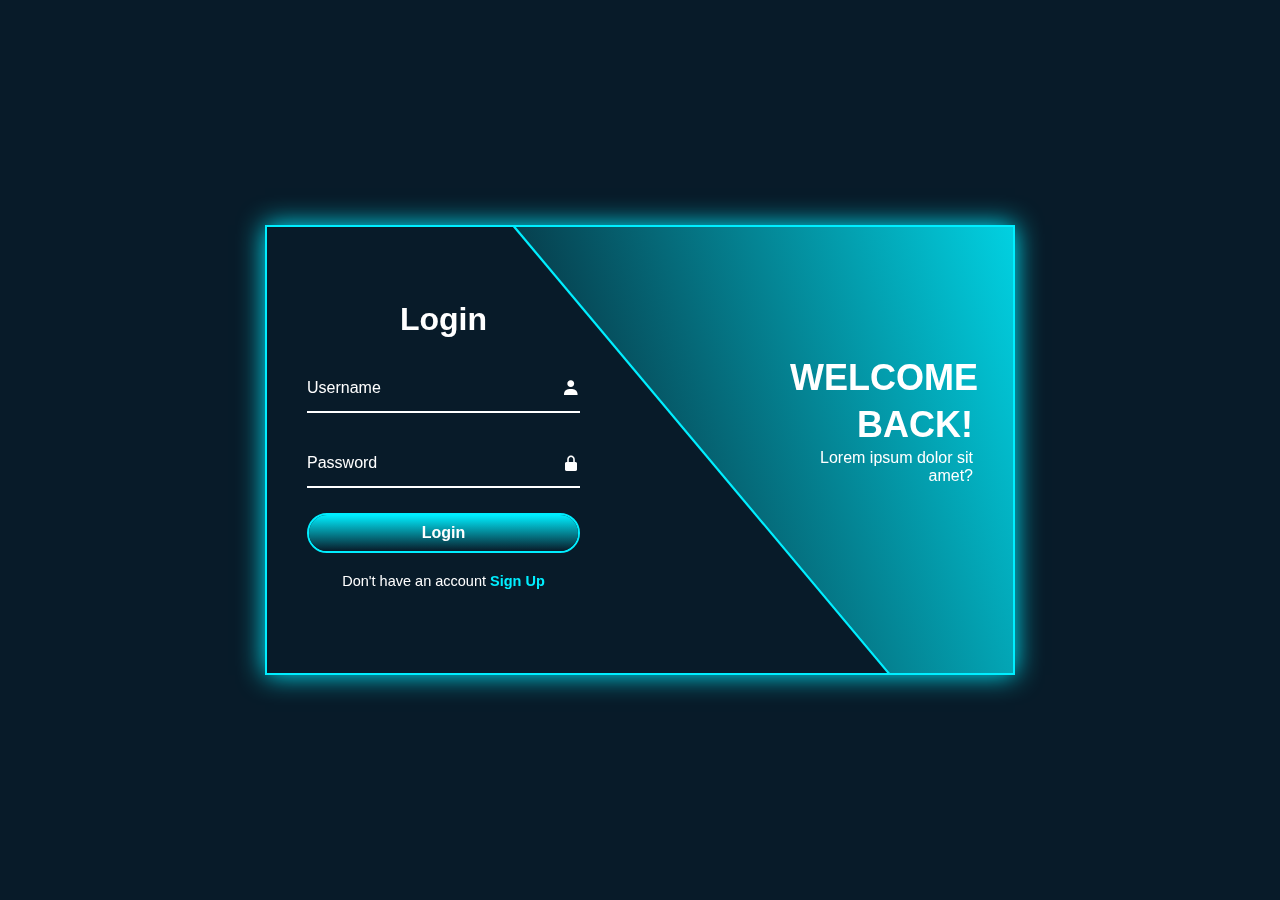
<file: index.html>
<!DOCTYPE html>
<html lang="en">

<head>
    <meta charset="UTF-8">
    <meta http-equiv="X-UA-Compatible" content="ie=edge">
    <meta name="viewport" content="width=device-width, initial-scale=1.0">
    <link href='https://unpkg.com/boxicons@2.1.4/css/boxicons.min.css' rel='stylesheet'>
    <link rel="shortcut icon" href="/img/favicon-16x16.png" type="image/x-icon">
    <link rel="stylesheet" href="/css/index.css">
    <script src="js/index.js" defer></script>
    <title>web cá nhân</title>
</head>

<body>
    <div class="wrapper">
        <span class="bg-animate"></span>
        <span class="bg-animate2"></span>
        <div class="form-box login">
            <h2 class="animation" style="--i:0; --j:21;">Login</h2>
            <form action="">
                <div class="input-box animation" style="--i:1; --j:22;">
                    <input type="text" required>
                    <label>Username</label>
                    <i class='bx bxs-user'></i>
                </div>
                <div class="input-box animation" style="--i:2; --j:23;">
                    <input type="password" required>
                    <label>Password</label>
                    <i class='bx bxs-lock-alt'></i>
                </div>
                <button type="submit" class="btn animation" style="--i:3; --j:24;"  onclick="Redirect()">Login</button>
                <div class="logreg-link animation" style="--i:4; --j:25;">
                    <p>Don't have an account <a href="#" class="register-link">Sign Up</a></p>
                </div>
            </form>
        </div>
        <div class="info-text login">
            <h2 class="animation" style="--i:0; --j:20;">Welcome back!</h2>
            <p class="animation" style="--i:1; --j:21;">Lorem ipsum dolor sit amet?</p>
        </div>


        <div class="form-box register">
            <h2  class="animation" style="--i:17; --j:0;">Sign Up</h2>
            <form action="">
                <div class="input-box animation" style="--i:18; --j:1;">
                    <input type="text" required>
                    <label>Username</label>
                    <i class='bx bxs-user'></i>
                </div>
                <div class="input-box animation" style="--i:19; --j:2;">
                    <input type="text" required>
                    <label>Email</label>
                    <i class='bx bxs-envelope'></i>
                </div>
                <div class="input-box animation" style="--i:20; --j:3;">
                    <input type="password" required>
                    <label>Password</label>
                    <i class='bx bxs-lock-alt'></i>
                </div>
                <button type="submit" class="btn animation" style="--i:21; --j:4;">Sign Up</button>
                <div class="logreg-link animation" style="--i:22; --j:5;">
                    <p>Already have an account <a href="#" class="login-link">Login</a></p>
                </div>
            </form>
        </div>

        <div class="info-text register">
            <h2 class="animation"  style="--i:17; --j:0;">Hello friend!</h2>
            <p class="animation" style="--i:18; --j:1;">Lorem ipsum dolor sit amet?</p>
        </div>
    </div>
</body>

</html>
</file>
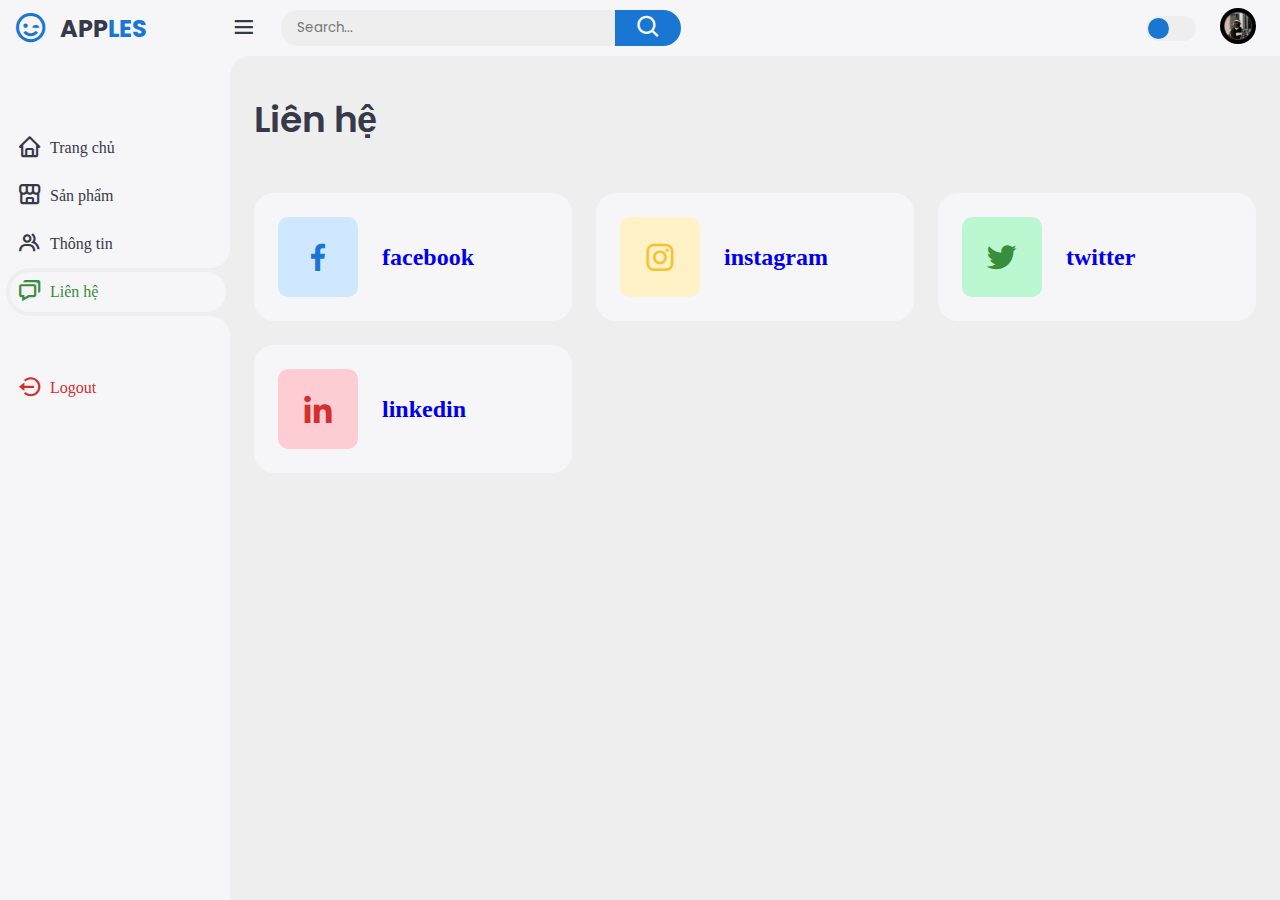
<file: lienhe.html>
<!DOCTYPE html>
<html lang="en">

<head>
    <meta charset="UTF-8">
    <meta http-equiv="X-UA-Compatible" content="ie=edge">
    <meta name="viewport" content="width=device-width, initial-scale=1.0">
    <link href='https://unpkg.com/boxicons@2.1.4/css/boxicons.min.css' rel='stylesheet'>
    <link rel="shortcut icon" href="/img/favicon-16x16.png" type="image/x-icon">
    <link rel="stylesheet" href="/css/main.css">
    <script src="js/main.js" defer></script>
    <title> web cá nhân</title>
</head>

<body>
    <!-- Sidebar -->
    <div class="sidebar">
        <a href="home.html" class="logo">
            <i class='bx bx-wink-smile'></i>
            <div class="logo-name"><span>APP</span>LES</div>
        </a>
        <ul class="side-menu">
            <li><a href="home.html"><i class='bx bx-home'></i>Trang chủ</a></li>
            <li><a href="sanpham.html"><i class='bx bx-store-alt'></i>Sản phẩm</a></li>
            <li><a href="thongtin.html"><i class='bx bx-group'></i>Thông tin</a></li>
            <li class="active"><a href="lienhe.html"><i class='bx bx-chat'></i>Liên hệ</a></li>
        </ul>
        <ul class="side-menu">
            <li>
                <a href="index.html" class="logout">
                    <i class='bx bx-log-out-circle'></i>
                    Logout
                </a>
            </li>
        </ul>
    </div>
    <!-- End of Sidebar -->

    <!-- Main Content -->
    <div class="content">
        <!-- Navbar -->
        <nav>
            <i class='bx bx-menu'></i>
            <form action="#">
                <div class="form-input">
                    <input type="search" placeholder="Search...">
                    <button class="search-btn" type="submit"><i class='bx bx-search'></i></button>
                </div>
            </form>
            <input type="checkbox" id="theme-toggle" hidden>
            <label for="theme-toggle" class="theme-toggle"></label>
            <a href="thongtin.html" class="profile">
                <img src="/img/avatar.jpg">
            </a>
        </nav>

        <!-- End of Navbar -->

        <main>
            <div class="header">
                <div class="left">
                    <h1>Liên hệ</h1>
                </div>
            </div>

            <!-- Insights -->
            <ul class="insights">
                <li>
                    <i class='bx bxl-facebook'></i>
                    <span class="info">
                        <h3><a href="https://www.facebook.com/profile.php?id=61552311342114">
                                facebook
                            </a>
                        </h3>
                    </span>
                </li>
                <li><i class='bx bxl-instagram'></i>
                    <span class="info">
                        <h3><a href="https://www.instagram.com/fuzy.2612/">
                                instagram
                            </a>
                        </h3>
                    </span>
                </li>
                <li><i class='bx bxl-twitter'></i>
                    <span class="info">
                        <h3><a href="https://twitter.com/ninh_nhi2902">
                                twitter
                            </a>
                        </h3>
                    </span>
                </li>
                <li><i class='bx bxl-linkedin'></i>
                    <span class="info">
                        <h3><a href="https://www.linkedin.com/in/ninh-nhi-82832a29a/">
                                linkedin
                            </a>
                        </h3>
                    </span>
                </li>
            </ul>
            <!-- End of Insights -->

    </div>
</body>

</html>
</file>
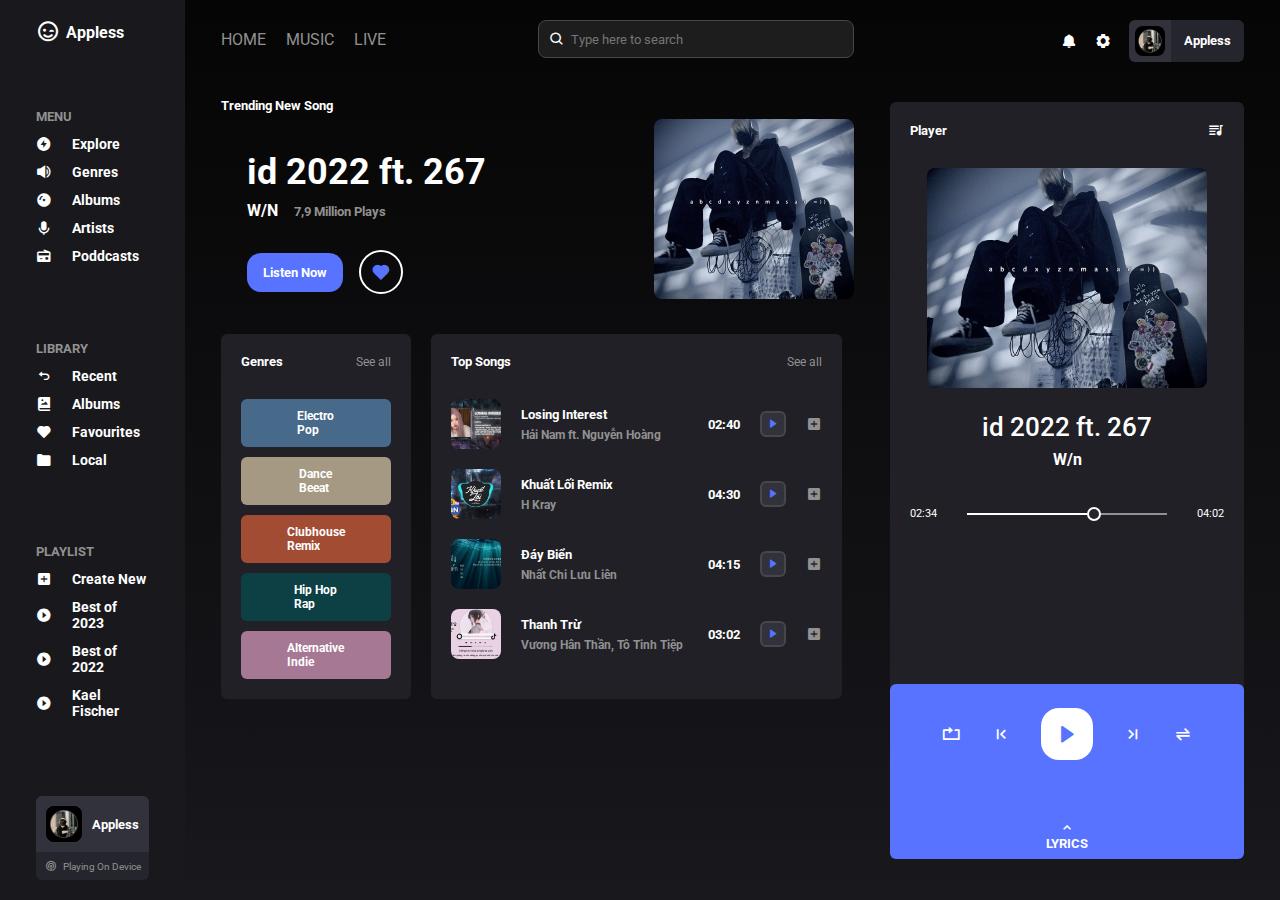
<file: musicplay.html>
<!DOCTYPE html>
<html lang="en">

<head>
    <meta charset="UTF-8">
    <meta http-equiv="X-UA-Compatible" content="ie=edge">
    <meta name="viewport" content="width=device-width, initial-scale=1.0">
    <link href='https://unpkg.com/boxicons@2.1.4/css/boxicons.min.css' rel='stylesheet'>
    <link rel="shortcut icon" href="/img/favicon-16x16.png" type="image/x-icon">
    <link rel="stylesheet" href="/css/musicplay.css">
    <script src="js/musicplay.js" defer></script>
    <title> web cá nhân</title>
</head>

<body>

    <div class="container">
        <aside class="sidebar">
            <div class="logo">
                <button class="menu-btn" id="menu-close">
                    <i class='bx bx-log-out-circle'></i>
                </button>
                <i class='bx bx-wink-smile'></i>
                <a href="musicplay.html">Appless</a>
            </div>

            <div class="menu">
                <h5>Menu</h5>
                <ul>
                    <li>
                        <i class='bx bxs-bolt-circle'></i>
                        <a href="#">Explore</a>
                    </li>
                    <li>
                        <i class='bx bxs-volume-full'></i>
                        <a href="#">Genres</a>
                    </li>
                    <li>
                        <i class='bx bxs-album'></i>
                        <a href="#">Albums</a>
                    </li>
                    <li>
                        <i class='bx bxs-microphone'></i>
                        <a href="#">Artists</a>
                    </li>
                    <li>
                        <i class='bx bxs-radio'></i>
                        <a href="#">Poddcasts</a>
                    </li>
                </ul>
            </div>

            <div class="menu">
                <h5>Library</h5>
                <ul>
                    <li>
                        <i class='bx bx-undo'></i>
                        <a href="#">Recent</a>
                    </li>
                    <li>
                        <i class='bx bxs-photo-album'></i>
                        <a href="#">Albums</a>
                    </li>
                    <li>
                        <i class='bx bxs-heart'></i>
                        <a href="#">Favourites</a>
                    </li>
                    <li>
                        <i class='bx bxs-folder'></i>
                        <a href="#">Local</a>
                    </li>

                </ul>
            </div>

            <div class="menu">
                <h5>Playlist</h5>
                <ul>
                    <li>
                        <i class='bx bxs-plus-square'></i>
                        <a href="#">Create New</a>
                    </li>
                    <li>
                        <i class='bx bxs-caret-right-circle'></i>
                        <a href="#">Best of 2023</a>
                    </li>
                    <li>
                        <i class='bx bxs-caret-right-circle'></i>
                        <a href="#">Best of 2022</a>
                    </li>
                    <li>
                        <i class='bx bxs-caret-right-circle'></i>
                        <a href="#">Kael Fischer</a>
                    </li>

                </ul>
            </div>

            <div class="playing">
                <div class="top">
                    <img src="img/avatar.jpg">
                    <h4>Appless</h4>
                </div>
                <div class="bottom">
                    <i class='bx bx-podcast'></i>
                    <p>Playing On Device</p>
                </div>
            </div>


        </aside>

        <main>
            <header>
                <div class="nav-links">
                    <button class="menu-btn" id="menu-open">
                        <i class='bx bx-menu'></i>
                    </button>
                    <a href="home.html">Home</a>
                    <a href="#">Music</a>
                    <a href="#">Live</a>
                </div>

                <div class="search">
                    <i class='bx bx-search'></i>
                    <input type="text" placeholder="Type here to search">
                </div>

            </header>

            <div class="trending">
                <div class="left">
                    <h5>Trending New Song</h5>
                    <div class="info">
                        <h2>id 2022 ft. 267</h2>
                        <h4>W/N</h4>
                        <h5>7,9 Million Plays</h5>
                        <div class="buttons">
                            <button>Listen Now</button>
                            <i class='bx bxs-heart'></i>
                        </div>
                    </div>
                </div>
                <img src="img/id 2022 ft. 267.jpg">
            </div>

            <div class="playlist">
                <div class="genres">
                    <div class="header">
                        <h5>Genres</h5>
                        <a href="#">See all</a>
                    </div>

                    <div class="items">
                        <div class="item">
                            <p>Electro<br>Pop</p>
                        </div>
                        <div class="item">
                            <p>Dance<br>Beeat</p>
                        </div>
                        <div class="item">
                            <p>Clubhouse<br>Remix</p>
                        </div>
                        <div class="item">
                            <p>Hip Hop<br>Rap</p>
                        </div>
                        <div class="item">
                            <p>Alternative<br>Indie</p>
                        </div>
                        <div class="item">
                            <p>Classical<br>Period</p>
                        </div>
                    </div>

                </div>

                <div class="music-list">
                    <div class="header">
                        <h5>Top Songs</h5>
                        <a href="#">See all</a>
                    </div>

                    <div class="items">
                        <div class="item">
                            <div class="info">
                                <p>01</p>
                                <img src="img/Losing-Interest.jpg">
                                <div class="details">
                                    <h5>Losing Interest</h5>
                                    <p>Hải Nam ft. Nguyễn Hoàng</p>
                                </div>
                            </div>
                            <div class="actions">
                                <p>02:40</p>
                                <div class="icon">
                                    <i class='bx bxs-right-arrow'></i>
                                </div>
                                <i class='bx bxs-plus-square'></i>
                            </div>
                        </div>
                        <div class="item">
                            <div class="info">
                                <p>02</p>
                                <img src="img/KhuatLoiRemix.jpg">
                                <div class="details">
                                    <h5>Khuất Lối Remix</h5>
                                    <p>H Kray</p>
                                </div>
                            </div>
                            <div class="actions">
                                <p>04:30</p>
                                <div class="icon">
                                    <i class='bx bxs-right-arrow'></i>
                                </div>
                                <i class='bx bxs-plus-square'></i>
                            </div>
                        </div>
                        <div class="item">
                            <div class="info">
                                <p>03</p>
                                <img src="img/Day-Bien.jpg">
                                <div class="details">
                                    <h5>Đáy Biển</h5>
                                    <p>Nhất Chi Lưu Liên</p>
                                </div>
                            </div>
                            <div class="actions">
                                <p>04:15</p>
                                <div class="icon">
                                    <i class='bx bxs-right-arrow'></i>
                                </div>
                                <i class='bx bxs-plus-square'></i>
                            </div>
                        </div>
                        <div class="item">
                            <div class="info">
                                <p>04</p>
                                <img src="img/Thanh-Tru.jpg">
                                <div class="details">
                                    <h5>Thanh Trừ</h5>
                                    <p>Vương Hân Thần, Tô Tinh Tiệp</p>
                                </div>
                            </div>
                            <div class="actions">
                                <p>03:02</p>
                                <div class="icon">
                                    <i class='bx bxs-right-arrow'></i>
                                </div>
                                <i class='bx bxs-plus-square'></i>
                            </div>
                        </div>
                    </div>

                </div>

            </div>


        </main>

        <div class="right-section">

            <div class="profile">
                <i class='bx bxs-bell'></i>
                <i class='bx bxs-cog'></i>
                <div class="user">
                    <div class="left">
                        <img src="img/avatar.jpg">
                    </div>
                    <div class="right">
                        <h5>Appless</h5>
                    </div>
                </div>
            </div>

            <div class="music-player">
                <div class="top-section">
                    <div class="header">
                        <h5>Player</h5>
                        <i class='bx bxs-playlist'></i>
                    </div>
                    <div class="song-info">
                        <img src="img/id 2022 ft. 267.jpg">
                        <div class="description">
                            <h3>id 2022 ft. 267</h3>
                            <h5>W/n</h5>
                        </div>
                        <div class="progress">
                            <p>02:34</p>
                            <div class="active-line"></div>
                            <div class="deactive-line"></div>
                            <p>04:02</p>
                        </div>
                    </div>
                </div>

                <div class="player-actions">
                    <div class="buttons">
                        <i class='bx bx-repeat'></i>
                        <i class='bx bx-first-page'></i>
                        <i class='bx bxs-right-arrow play-button'></i>
                        <i class='bx bx-last-page'></i>
                        <i class='bx bx-transfer-alt'></i>
                    </div>
                    <div class="lyrics">
                        <i class='bx bx-chevron-up'></i>
                        <h5>LYRICS</h5>
                    </div>
                </div>

            </div>

        </div>

    </div>
</body>

</html>
</file>
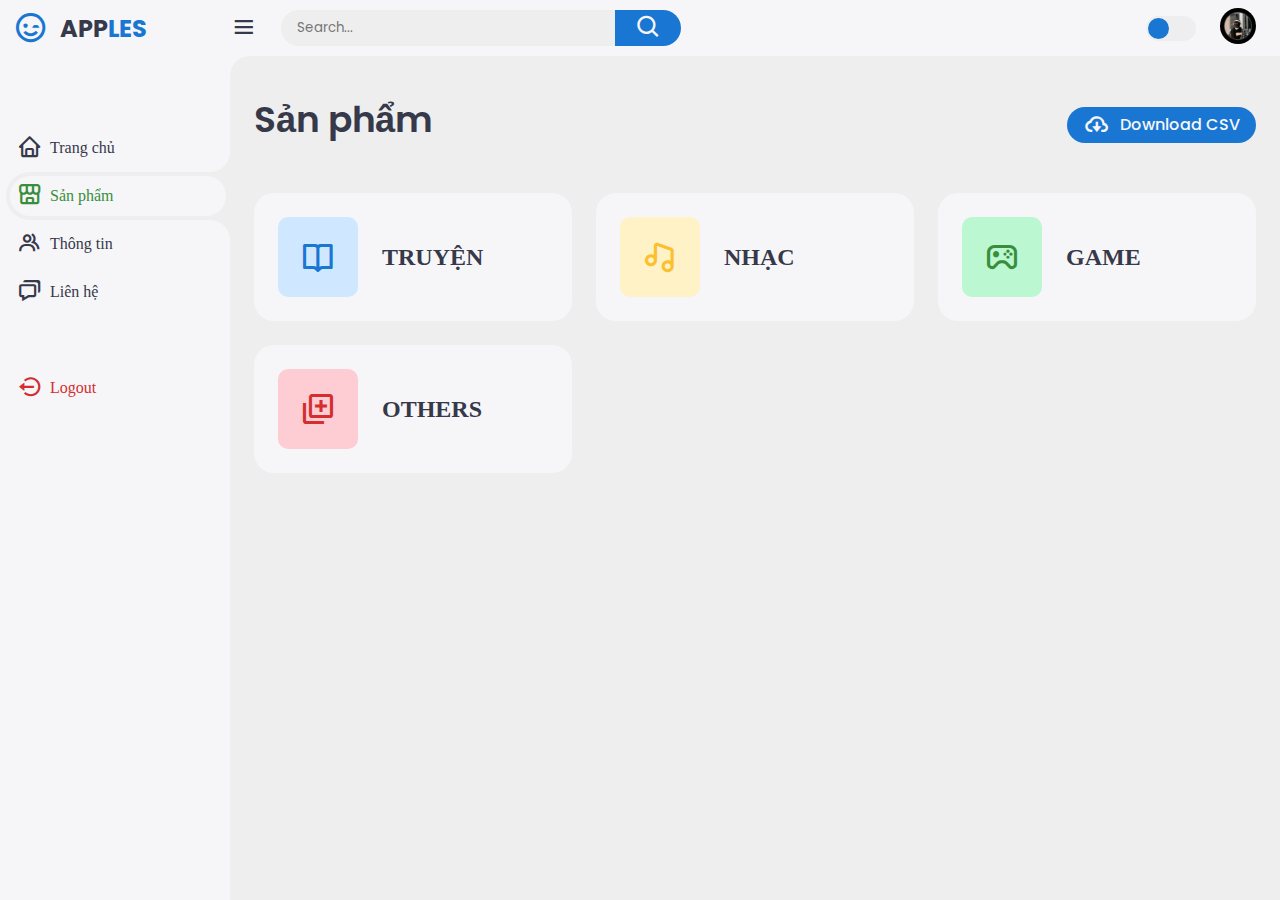
<file: sanpham.html>
<!DOCTYPE html>
<html lang="en">

<head>
    <meta charset="UTF-8">
    <meta http-equiv="X-UA-Compatible" content="ie=edge">
    <meta name="viewport" content="width=device-width, initial-scale=1.0">
    <link href='https://unpkg.com/boxicons@2.1.4/css/boxicons.min.css' rel='stylesheet'>
    <link rel="shortcut icon" href="/img/favicon-16x16.png" type="image/x-icon">
    <link rel="stylesheet" href="/css/main.css">
    <script src="js/main.js" defer></script>
    <title> web cá nhân</title>
</head>

<body>

    <!-- Sidebar -->
    <div class="sidebar">
        <a href="home.html" class="logo">
            <i class='bx bx-wink-smile'></i>
            <div class="logo-name"><span>APP</span>LES</div>
        </a>
        <ul class="side-menu">
            <li><a href="home.html"><i class='bx bx-home'></i>Trang chủ</a></li>
            <li class="active"><a href="sanpham.html"><i class='bx bx-store-alt'></i>Sản phẩm</a></li>
            <li><a href="thongtin.html"><i class='bx bx-group'></i>Thông tin</a></li>
            <li><a href="lienhe.html"><i class='bx bx-chat'></i>Liên hệ</a></li>
        </ul>
        <ul class="side-menu">
            <li>
                <a href="index.html" class="logout">
                    <i class='bx bx-log-out-circle'></i>
                    Logout
                </a>
            </li>
        </ul>
    </div>
    <!-- End of Sidebar -->

    <!-- Main Content -->
    <div class="content">
        <!-- Navbar -->
        <nav>
            <i class='bx bx-menu'></i>
            <form action="#">
                <div class="form-input">
                    <input type="search" placeholder="Search...">
                    <button class="search-btn" type="submit"><i class='bx bx-search'></i></button>
                </div>
            </form>
            <input type="checkbox" id="theme-toggle" hidden>
            <label for="theme-toggle" class="theme-toggle"></label>
            <a href="thongtin.html" class="profile">
                <img src="img/avatar.jpg">
            </a>
        </nav>

        <!-- End of Navbar -->

        <main>
            <div class="header">
                <div class="left">
                    <h1>Sản phẩm</h1>
                </div>
                <a href="#" class="report">
                    <i class='bx bx-cloud-download'></i>
                    <span>Download CSV</span>
                </a>
            </div>

            <!-- Insights -->
            <ul class="insights">
                <li>
                    <i class='bx bx-book-open'></i>
                    <a href="#">
                        <span class="info">
                            <h3>
                                TRUYỆN
                            </h3>
                        </span>
                    </a>
                </li>
                <li><i class='bx bx-music'></i>
                        <span class="info" onclick="music()">
                            <h3>
                                NHẠC
                            </h3>
                        </button>
                    </a>
                </li>
                <li><i class='bx bx-joystick'></i>
                    <a href="#">
                        <span class="info">
                            <h3>
                                GAME
                            </h3>
                        </span>
                    </a>
                </li>
                <li><i class='bx bx-add-to-queue' ></i>
                    <a href="#">
                        <span class="info">
                            <h3>
                                OTHERS
                            </h3>
                        </span>
                    </a>
                </li>
            </ul>
            <!-- End of Insights -->


        </main>

    </div>

</body>

</html>
</file>
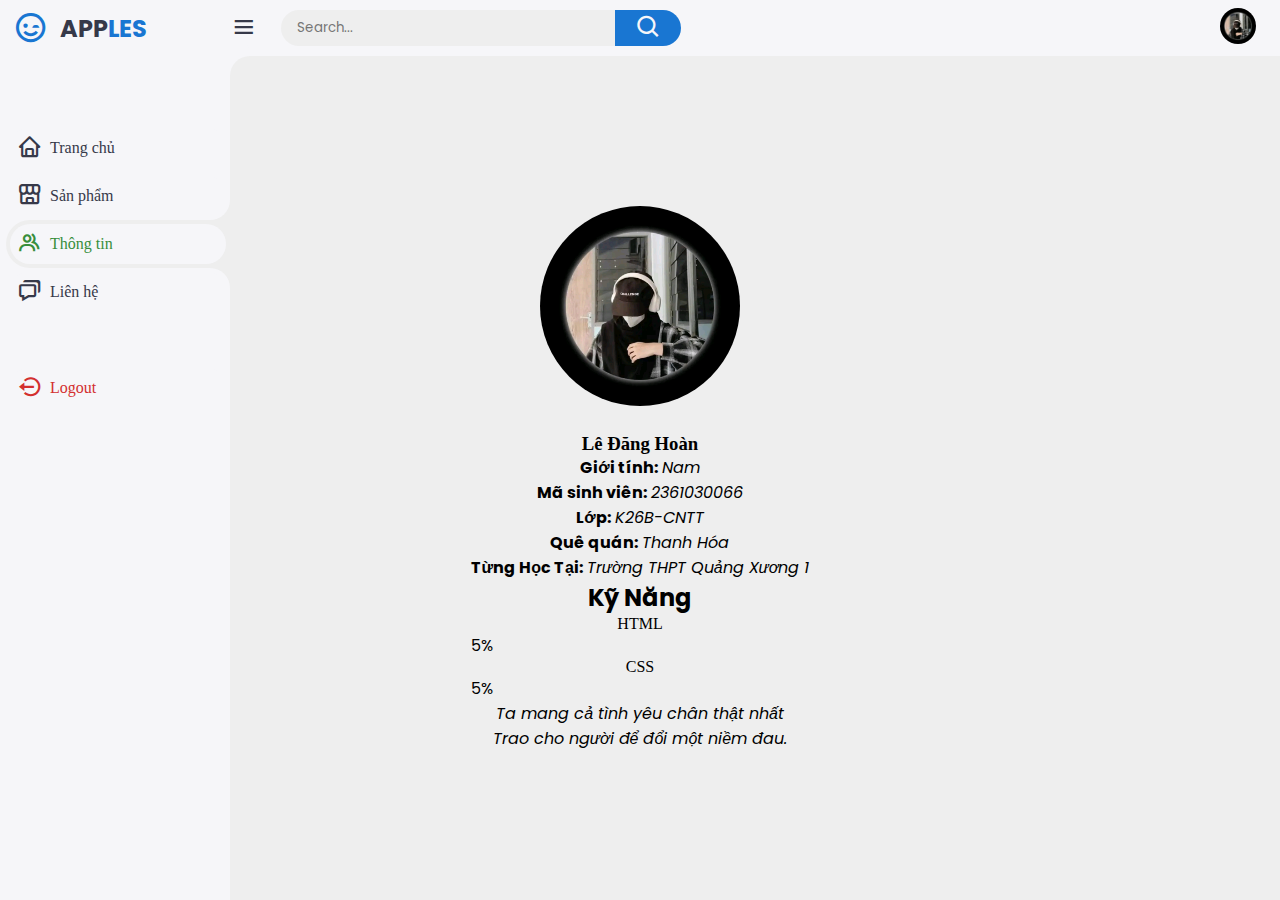
<file: thongtin.html>
<!DOCTYPE html>
<html lang="en">

<head>
    <meta charset="UTF-8">
    <meta http-equiv="X-UA-Compatible" content="ie=edge">
    <meta name="viewport" content="width=device-width, initial-scale=1.0">
    <link href='https://unpkg.com/boxicons@2.1.4/css/boxicons.min.css' rel='stylesheet'>
    <link rel="shortcut icon" href="/img/favicon-16x16.png" type="image/x-icon">
    <link rel="stylesheet" href="/css/main.css">
    <script src="js/main.js" defer></script>
    <title> web cá nhân</title>
</head>

<body>
    <!-- Sidebar -->
    <div class="sidebar">
        <a href="home.html" class="logo">
            <i class='bx bx-wink-smile'></i>
            <div class="logo-name"><span>APP</span>LES</div>
        </a>
        <ul class="side-menu">
            <li><a href="home.html"><i class='bx bx-home'></i>Trang chủ</a></li>
            <li><a href="sanpham.html"><i class='bx bx-store-alt'></i>Sản phẩm</a></li>
            <li class="active"><a href="thongtin.html"><i class='bx bx-group'></i>Thông tin</a></li>
            <li><a href="lienhe.html"><i class='bx bx-chat'></i>Liên hệ</a></li>
        </ul>
        <ul class="side-menu">
            <li>
                <a href="index.html" class="logout">
                    <i class='bx bx-log-out-circle'></i>
                    Logout
                </a>
            </li>
        </ul>
    </div>
    <!-- End of Sidebar -->

    <!-- Main Content -->
    <div class="content">
        <!-- Navbar -->
        <nav>
            <i class='bx bx-menu'></i>
            <form action="#">
                <div class="form-input">
                    <input type="search" placeholder="Search...">
                    <button class="search-btn" type="submit"><i class='bx bx-search'></i></button>
                </div>
            </form>
            <input type="checkbox" id="theme-toggle" hidden>
            <a href="thongtin.html" class="profile">
                <img src="img/avatar.jpg">
            </a>
        </nav>
    </div>
    <!-- End of Navbar -->
    <!-- Profile Container -->
    <div class="profile-container">
        <!-- Thông tin cá nhân -->
        <div class="profile-info">
            <img src="/img/avatar.jpg" alt="Ảnh đại diện" class="profile-avatar">
            <h3>Lê Đăng Hoàn</h3>
            <p><strong>Giới tính:</strong> <i>Nam</i></p>
            <p><strong>Mã sinh viên:</strong> <i>2361030066</i></p>
            <p><strong>Lớp:</strong> <i>K26B-CNTT</i></p>
            <p><strong>Quê quán:</strong> <i>Thanh Hóa</i></p>
            <p><strong>Từng Học Tại:</strong> <i>Trường THPT Quảng Xương 1</i></p>
            <!-- Skills Section -->
            <div class="containe">
                <h2>Kỹ Năng</h2>
                <div class="skill-bar">
                    <p>HTML</p>
                    <div class="progress">
                        <div class="progress-bar bg-success" role="progressbar" style="width: 5%;" aria-valuenow="5"
                            aria-valuemin="5" aria-valuemax="100">5%</div>
                    </div>
                </div>
                <div class="skill-bar">
                    <p>CSS</p>
                    <div class="progress">
                        <div class="progress-bar bg-info" role="progressbar" style="width: 5%;" aria-valuenow="5"
                            aria-valuemin="5" aria-valuemax="100">5%</div>
                    </div>
                </div>
                <p><i>Ta mang cả tình yêu chân thật nhất</i>
                    <br>
                    <i>Trao cho người để đổi một niềm đau.</i>
                </p>
            </div>
        </div>
    </div>
</body>

</html>
</file>
<file: css/index.css>
@import url('https://fonts.googlrapis.com/css2?family=Poppins:wght@300;400;500;600;700;800;900&display=swap');

* {
    margin: 0;
    padding: 0;
    box-sizing: border-box;
    font-family: 'Poppins', sans-serif;
}

body {
    display: flex;
    justify-content: center;
    align-items: center;
    min-height: 100vh;
    background: #081b29;
}

.wrapper {
    position: relative;
    width: 750px;
    height: 450px;
    background: transparent;
    border: 2px solid #0ef;
    box-shadow: 0 0 25px #0ef;
    overflow: hidden;
}

.wrapper .form-box {
    position: absolute;
    top: 0;
    width: 50%;
    height: 100%;
    display: flex;
    flex-direction: column;
    justify-content: center;
}

.wrapper .form-box.login {
    left: 0;
    padding: 0 60px 0 40px;
}

.wrapper .form-box.login .animation {
    transform: translateX(0);
    opacity: 1;
    filter: blur(0);
    transition: .7s ease;
    transition-delay: calc(.1s * var(--j));
}

.wrapper.active .form-box.login .animation {
    transform: translateX(-120%);
    opacity: 0;
    filter: blur(10px);
    transition-delay: calc(.1s * var(--i));
}

.wrapper .form-box.register {
    right: 0;
    padding: 0 40px 0 60px;
    pointer-events: none;

}

.wrapper.active .form-box.register {
    pointer-events: auto;
}

.wrapper .form-box.register .animation {
    transform: translateX(120%);
    opacity: 0;
    filter: blur(10px);
    transition: .7s ease;
    transition-delay: calc(.1s * var(--j));
}

.wrapper.active .form-box.register .animation {
    transform: translateX(0);
    opacity: 1;
    filter: blur(0);
    transition-delay: calc(.1s * var(--i));
}

.form-box h2 {
    font-size: 32px;
    color: #fff;
    text-align: center;
}

.form-box .input-box {
    position: relative;
    width: 100%;
    height: 50px;
    margin: 25px 0;
}

.input-box input {
    width: 100%;
    height: 100%;
    background: transparent;
    border: none;
    outline: none;
    border-bottom: 2px solid #fff;
    padding-right: 23px;
    font-size: 16px;
    color: #fff;
    font-weight: 500;
    transition: .5s;
}

.input-box input:focus,
.input-box input:valid {
    border-bottom-color: #0ef;
}

.input-box label {
    position: absolute;
    top: 50%;
    left: 0;
    transform: translateY(-50%);
    font-size: 16px;
    color: #fff;
    pointer-events: none;
}

.input-box input:focus~label,
.input-box input:valid~label {
    top: -5px;
    color: #0ef;
}

.input-box i {
    position: absolute;
    top: 50%;
    right: 0;
    transform: translateY(-50%);
    font-size: 18px;
    color: #fff;
    transition: .5s;
}

.input-box input:focus~i,
.input-box input:valid~i {
    color: #0ef;
}

.btn {
    position: relative;
    width: 100%;
    height: 40px;
    background: transparent;
    border: 2px solid #0ef;
    outline: none;
    border-radius: 40px;
    cursor: pointer;
    font-size: 16px;
    color: #fff;
    font-weight: 600;
    z-index: 1;
    overflow: hidden;
}

.btn::before {
    content: '';
    position: absolute;
    top: -100%;
    left: 0;
    width: 100%;
    height: 300%;
    background: linear-gradient(#081b29, #0ef, #081b29, #0ef);
    z-index: -1;
    transition: .5s;
}

.btn:hover::before {
    top: 0;
}

.form-box .logreg-link {
    font-size: 14.5px;
    color: #fff;
    text-align: center;
    margin: 20px 0 10px;
}

.logreg-link p a {
    color: #0ef;
    text-decoration: none;
    font-weight: 600;
}

.logreg-link p a:hover {
    text-decoration: underline;
}

.wrapper .info-text {
    position: absolute;
    top: 0;
    width: 50%;
    height: 100%;
    display: flex;
    flex-direction: column;
    justify-content: center;
}

.wrapper .info-text.login {
    right: 0;
    text-align: right;
    padding: 0 40px 60px 150px;
}

.wrapper .info-text.login .animation {
    transform: translateX(0);
    opacity: 1;
    filter: blur(0);
    transition: .7s ease;
    transition-delay: calc(.1s * var(--j));
}

.wrapper.active .info-text.login .animation {
    transform: translateX(120%);
    opacity: 0;
    filter: blur(10px);
    transition-delay: calc(.1s * var(--i));
}

.wrapper .info-text.register {
    left: 0;
    text-align: left;
    padding: 0 150px 60px 40px;
    pointer-events: none;
}

.wrapper.active .info-text.register {
    pointer-events: auto;
}

.wrapper .info-text.register .animation {
    transform: translateX(-120%);
    opacity: 0;
    filter: blur(10px);
    transition: .7s ease;
    transition-delay: calc(.1s * var(--j));
}

.wrapper.active .info-text.register .animation {
    transform: translateX(0);
    opacity: 1;
    filter: blur(0);
    transition-delay: calc(.1s * var(--i));
}


.info-text h2 {
    font-size: 36px;
    color: #fff;
    line-height: 1.3;
    text-transform: uppercase;
}

.info-text p {
    font-size: 16px;
    color: #fff;
}

.wrapper .bg-animate {
    position: absolute;
    top: -4px;
    right: 0;
    width: 850px;
    height: 600px;
    background: linear-gradient(45deg, #081b29, #0ef);
    border-bottom: 3px solid #0ef;
    transform: rotate(10deg) skewY(40deg);
    transform-origin: bottom right;
    transition: 1.5s ease;
    transition-delay: 1.6s;
}

.wrapper.active .bg-animate {
    transform: rotate(0) skewY(0);
    transition-delay: .5s;
}

.wrapper .bg-animate2 {
    position: absolute;
    top: 100%;
    left: 250px;
    width: 850px;
    height: 700px;
    background: #081b29;
    border-top: 3px solid #0ef;
    transform: rotate(0) skewY(0);
    transform-origin: bottom left;
    transition: 1.5s ease;
}

.wrapper.active .bg-animate2 {
    transform: rotate(-11deg) skewY(-41deg);
    transition-delay: 1.2s;
}
</file>
<file: css/main.css>
@import url('https://fonts.googleapis.com/css2?family=Poppins:wght@300;400;500;600;700;800&display=swap');

:root {
    --light: #f6f6f9;
    --primary: #1976D2;
    --light-primary: #CFE8FF;
    --grey: #eee;
    --dark-grey: #AAAAAA;
    --dark: #363949;
    --danger: #D32F2F;
	--light-danger: #FECDD3;
    --warning: #FBC02D;
    --light-warning: #FFF2C6;
    --success: #388E3C;
    --light-success: #BBF7D0;
}

*{
    margin: 0;
    padding: 0;
    box-sizing: border-box;
    font-family: 'Poppins', sans-serif;
}

.bx{
    font-size: 1.7rem;
}

a{
    text-decoration: none;
}

li{
    list-style: none;
}

html{
    overflow-x: hidden;
}

body.dark{
    --light: #181a1e;
    --grey: #25252c;
    --dark: #fbfbfb
}

body{
    background: var(--grey);
    overflow-x: hidden;
}

.sidebar{
    position: fixed;
    top: 0;
    left: 0;
    background: var(--light);
    width: 230px;
    height: 100%;
    z-index: 2000;
    overflow-x: hidden;
    scrollbar-width: none;
    transition: all 0.3s ease;
}

.sidebar::-webkit-scrollbar{
    display: none;
}

.sidebar.close{
    width: 60px;
}

.sidebar .logo{
    font-size: 24px;
    font-weight: 700;
    height: 56px;
    display: flex;
    align-items: center;
    color: var(--primary);
    z-index: 500;
    padding-bottom: 20px;
    box-sizing: content-box;
}

.sidebar .logo .logo-name span{
    color: var(--dark);
}

.sidebar .logo .bx{
    min-width: 60px;
    display: flex;
    justify-content: center;
    font-size: 2.2rem;
}

.sidebar .side-menu{
    width: 100%;
    margin-top: 48px;
}

.sidebar .side-menu li{
    height: 48px;
    background: transparent;
    margin-left: 6px;
    border-radius: 48px 0 0 48px;
    padding: 4px;
}

.sidebar .side-menu li.active{
    background: var(--grey);
    position: relative;
}

.sidebar .side-menu li.active::before{
    content: "";
    position: absolute;
    width: 40px;
    height: 40px;
    border-radius: 50%;
    top: -40px;
    right: 0;
    box-shadow: 20px 20px 0 var(--grey);
    z-index: -1;
}

.sidebar .side-menu li.active::after{
    content: "";
    position: absolute;
    width: 40px;
    height: 40px;
    border-radius: 50%;
    bottom: -40px;
    right: 0;
    box-shadow: 20px -20px 0 var(--grey);
    z-index: -1;
}

.sidebar .side-menu li a{
    width: 100%;
    height: 100%;
    background: var(--light);
    display: flex;
    align-items: center;
    border-radius: 48px;
    font-size: 16px;
    color: var(--dark);
    white-space: nowrap;
    overflow-x: hidden;
    transition: all 0.3s ease;
}

.sidebar .side-menu li.active a{
    color: var(--success);
}

.sidebar.close .side-menu li a{
    width: calc(48px - (4px * 2));
    transition: all 0.3s ease;
}

.sidebar .side-menu li a .bx{
    min-width: calc(60px - ((4px + 6px) * 2));
    display: flex;
    font-size: 1.6rem;
    justify-content: center;
}

.sidebar .side-menu li a.logout{
    color: var(--danger);
}

.content{
    position: relative;
    width: calc(100% - 230px);
    left: 230px;
    transition: all 0.3s ease;
}

.sidebar.close~.content{
    width: calc(100% - 60px);
    left: 60px;
}

.content nav{
    height: 56px;
    background: var(--light);
    padding: 0 24px 0 0;
    display: flex;
    align-items: center;
    grid-gap: 24px;
    position: sticky;
    top: 0;
    left: 0;
    z-index: 1000;
}

.content nav::before{
    content: "";
    position: absolute;
    width: 40px;
    height: 40px;
    bottom: -40px;
    left: 0;
    border-radius: 50%;
    box-shadow: -20px -20px 0 var(--light);
}

.content nav a{
    color: var(--dark);
}

.content nav .bx.bx-menu{
    cursor: pointer;
    color: var(--dark);
}

.content nav form{
    max-width: 400px;
    width: 100%;
    margin-right: auto;
}

.content nav form .form-input{
    display: flex;
    align-items: center;
    height: 36px;
}

.content nav form .form-input input{
    flex-grow: 1;
    padding: 0 16px;
    height: 100%;
    border: none;
    background: var(--grey);
    border-radius: 36px 0 0 36px;
    outline: none;
    width: 100%;
    color: var(--dark);
}

.content nav form .form-input button{
    width: 80px;
    height: 100%;
    display: flex;
    justify-content: center;
    align-items: center;
    background: var(--primary);
    color: var(--light);
    font-size: 18px;
    border: none;
    outline: none;
    border-radius: 0 36px 36px 0;
    cursor: pointer;
}

.content nav .notif{
    font-size: 20px;
    position: relative;
}

.content nav .notif .count{
    position: absolute;
    top: -6px;
    right: -6px;
    width: 20px;
    height: 20px;
    background: var(--danger);
    border-radius: 50%;
    color: var(--light);
    border: 2px solid var(--light);
    font-weight: 700;
    font-size: 12px;
    display: flex;
    align-items: center;
    justify-content: center;
}

.content nav .profile img{
    width: 36px;
    height: 36px;
    object-fit: cover;
    border-radius: 50%;
}

.content nav .theme-toggle{
    display: block;
    min-width: 50px;
    height: 25px;
    background: var(--grey);
    cursor: pointer;
    position: relative;
    border-radius: 25px;
}

.content nav .theme-toggle::before{
    content: "";
    position: absolute;
    top: 2px;
    left: 2px;
    bottom: 2px;
    width: calc(25px - 4px);
    background: var(--primary);
    border-radius: 50%;
    transition: all 0.3s ease;
}

.content nav #theme-toggle:checked+.theme-toggle::before{
    left: calc(100% - (25px - 4px) - 2px);
}

.content main{
    width: 100%;
    padding: 36px 24px;
    max-height: calc(100vh - 56px);
}

.content main .header{
    display: flex;
    align-items: center;
    justify-content: space-between;
    grid-gap: 16px;
    flex-wrap: wrap;
}

.content main .header .left h1{
    font-size: 36px;
    font-weight: 600;
    margin-bottom: 10px;
    color: var(--dark);
}

.content main .header .left .breadcrumb{
    display: flex;
    align-items: center;
    grid-gap: 16px;
}

.content main .header .left .breadcrumb li{
    color: var(--dark);
}

.content main .header .left .breadcrumb li a{
    color: var(--dark-grey);
    pointer-events: none;
}

.content main .header .left .breadcrumb li a.active{
    color: var(--primary);
    pointer-events: none;
}

.content main .header .report{
    height: 36px;
    padding: 0 16px;
    border-radius: 36px;
    background: var(--primary);
    color: var(--light);
    display: flex;
    align-items: center;
    justify-content: center;
    grid-gap: 10px;
    font-weight: 500;
}

.content main .insights{
    display: grid;
    grid-template-columns: repeat(auto-fit, minmax(240px, 1fr));
    grid-gap: 24px;
    margin-top: 36px;
}

.content main .insights li{
    padding: 24px;
    background: var(--light);
    border-radius: 20px;
    display: flex;
    align-items: center;
    grid-gap: 24px;
    cursor: pointer;
}

.content main .insights li .bx{
    width: 80px;
    height: 80px;
    border-radius: 10px;
    font-size: 36px;
    display: flex;
    align-items: center;
    justify-content: center;
}

.content main .insights li:nth-child(1) .bx{
    background: var(--light-primary);
    color: var(--primary);
}

.content main .insights li:nth-child(2) .bx{
    background: var(--light-warning);
    color: var(--warning);
}

.content main .insights li:nth-child(3) .bx{
    background: var(--light-success);
    color: var(--success);
}

.content main .insights li:nth-child(4) .bx{
    background: var(--light-danger);
    color: var(--danger);
}

.content main .insights li .info h3{
    font-size: 24px;
    font-weight: 600;
    color: var(--dark);
}

.content main .insights li .info p{
    color: var(--dark);
}

.content main .bottom-data{
    display: flex;
    flex-wrap: wrap;
    grid-gap: 24px;
    margin-top: 24px;
    width: 100%;
    color: var(--dark);
}

.content main .bottom-data>div{
    border-radius: 20px;
    background: var(--light);
    padding: 24px;
    overflow-x: auto;
}

.content main .bottom-data .header{
    display: flex;
    align-items: center;
    grid-gap: 16px;
    margin-bottom: 24px;
}

.content main .bottom-data .header h3{
    margin-right: auto;
    font-size: 24px;
    font-weight: 600;
}

.content main .bottom-data .header .bx{
    cursor: pointer;
}

.content main .bottom-data .orders{
    flex-grow: 1;
    flex-basis: 500px;
}

.content main .bottom-data .orders table{
    width: 100%;
    border-collapse: collapse;
}

.content main .bottom-data .orders table th{
    padding-bottom: 12px;
    font-size: 13px;
    text-align: left;
    border-bottom: 1px solid var(--grey);
}

.content main .bottom-data .orders table td{
    padding: 16px 0;
}

.content main .bottom-data .orders table tr td:first-child{
    display: flex;
    align-items: center;
    grid-gap: 12px;
    padding-left: 6px;
}

.content main .bottom-data .orders table td img{
    width: 36px;
    height: 36px;
    border-radius: 50%;
    object-fit: cover;
}

.content main .bottom-data .orders table tbody tr{
    cursor: pointer;
    transition: all 0.3s ease;
}

.content main .bottom-data .orders table tbody tr:hover{
    background: var(--grey);
}

.content main .bottom-data .orders table tr td .status{
    font-size: 10px;
    padding: 6px 16px;
    color: var(--light);
    border-radius: 20px;
    font-weight: 700;
}

.content main .bottom-data .orders table tr td .status.completed{
    background: var(--success);
}

.content main .bottom-data .orders table tr td .status.process{
    background: var(--primary);
}

.content main .bottom-data .orders table tr td .status.pending{
    background: var(--warning);
}

.content main .bottom-data .reminders{
    flex-grow: 1;
    flex-basis: 300px;
}

.content main .bottom-data .reminders .task-list{
    width: 100%;
}

.content main .bottom-data .reminders .task-list li{
    width: 100%;
    margin-bottom: 16px;
    background: var(--grey);
    padding: 14px 10px;
    border-radius: 10px;
    display: flex;
    align-items: center;
    justify-content: space-between;
}

.content main .bottom-data .reminders .task-list li .task-title{
    display: flex;
    align-items: center;
}

.content main .bottom-data .reminders .task-list li .task-title p{
    margin-left: 6px;
}

.content main .bottom-data .reminders .task-list li .bx{
  cursor: pointer;  
}

.content main .bottom-data .reminders .task-list li.completed{
    border-left: 10px solid var(--success);
}

.content main .bottom-data .reminders .task-list li.not-completed{
    border-left: 10px solid var(--danger);
}

.content main .bottom-data .reminders .task-list li:last-child{
   margin-bottom: 0;
}

@media screen and (max-width: 768px) {
    .sidebar{
        width: 200px;
    }

    .content{
        width: calc(100% - 60px);
        left: 200px;
    }

}

@media screen and (max-width: 576px) {
    
    .content nav form .form-input input{
        display: none;
    }

    .content nav form .form-input button{
        width: auto;
        height: auto;
        background: transparent;
        color: var(--dark);
        border-radius: none;
    }

    .content nav form.show .form-input input{
        display: block;
        width: 100%;
    }

    .content nav form.show .form-input button{
        width: 36px;
        height: 100%;
        color: var(--light);
        background: var(--danger);
        border-radius: 0 36px 36px 0;
    }

    .content nav form.show~.notif, .content nav form.show~.profile{
        display: none;
    }

    .content main .insights {
        grid-template-columns: 1fr;
    }

    .content main .bottom-data .header{
        min-width: 340px;
    }

    .content main .bottom-data .orders table{
        min-width: 340px;
    }

    .content main .bottom-data .reminders .task-list{
        min-width: 340px;
    }

}
.profile-container {
    display: flex;
    justify-content: space-around;
    align-items: center;
    height: calc(100vh - 56px);
}

.profile-info {
    text-align: center;
}

.profile-avatar {
    width: 200px;
    height: 200px;
    border-radius: 50%;
    margin-bottom: 20px;
}

h3,
p,
a {
    font-family: "Lobster", cursive;
}

.skills-container {
    position: fixed;
    top: 10px;
    right: 10px;
}
</file>
<file: css/musicplay.css>
@import url('https://fonts.googleapis.com/css2?family=Roboto:wght@300;400;500;700;900&display=swap');

*{
    margin: 0;
    padding: 0;
    box-sizing: border-box;
    font-family: 'Roboto', sans-serif;
}

a{
    text-decoration: none;
    color: #fff;
}

i{
    color: #fff;
    cursor: pointer;
}

img{
    object-fit: cover;
    object-position: top;
    border-radius: 8px;
}

html,
body{
    background: linear-gradient(#050505, #18181d);
    height: 100vh;
}

.container{
    width: 100%;
    display: grid;
    grid-template-columns: 1fr 4fr 2fr;
    background: linear-gradient(#050505, #18181d);;
}

.container .sidebar{
    height: 100vh;
    background-color: #18181d;
    padding: 20px 36px;
    display: flex;
    flex-direction: column;
    justify-content: space-between;
    z-index: 10000;
    transition: all 0.6s ease;
}

.container .sidebar .logo{
    display: flex;
    align-items: center;
    gap: 6px;
}

.container .sidebar .logo > i{
    font-size: 24px;
    transition: all 0.3s ease;
}

.container .sidebar .logo a{
    font-weight: bold;
    transition: all 0.3s ease;
}

.container .sidebar .logo a:hover,
.container .sidebar .menu ul li:hover a,
.container .sidebar .menu ul li:hover i,
.container main header .nav-links a:hover{
    color: #5773ff;
}

.container .sidebar .menu h5{
    color: #919191;
    margin-bottom: 12px;
    text-transform: uppercase;
}

.container .sidebar .menu ul{
    list-style: none;
}

.container .sidebar .menu ul li{
    margin-bottom: 12px;
    display: flex;
    align-items: center;
    gap: 20px;
    cursor: pointer;
}

.container .sidebar .menu ul li a{
    font-size: 14px;
    font-weight: bold;
    transition: all 0.3s ease;
}

.container .sidebar .playing .top{
    background-color: #32323d;
    border-radius: 6px 6px 0 0;
    padding: 10px;
    display: flex;
    align-items: center;
    gap: 10px;
    color: #fff;
    font-size: 13px;
}

.container .sidebar .playing .top img{
    width: 36px;
    height: 36px;
}

.container .sidebar .playing .bottom{
    background-color: #25252d;
    border-radius: 0 0 6px 6px;
    padding: 8px;
    display: flex;
    align-items: center;
    justify-content: center;
    gap: 6px;
    font-size: 12px;
}

.container .sidebar .playing .bottom i,
.container .sidebar .playing .bottom p{
    color: #919191;
}

.container main{
    padding: 20px 36px;
}

.container main header{
    display: flex;
    align-items: center;
    justify-content: space-between;
}

.container main header .nav-links{
    display: flex;
    align-items: center;
    gap: 20px;
}

.container main header .nav-links a{
    text-transform: uppercase;
    color: #919191;
    transition: all 0.3s ease;
}

.container main header .search{
    display: flex;
    align-items: center;
    gap: 6px;
    width: 70%;
    background-color: #1d1d1d;
    border: 1px solid #464748;
    padding: 10px;
    border-radius: 8px;
}

.container main header .search input{
    width: 100%;
    background-color: transparent;
    border: none;
    outline: none;
    color: #fff;
}

.container main .trending{
    margin-top: 40px;
    display: flex;
    align-items: center;
    justify-content: space-between;
    color: #fff;
}

.container main .trending .left .info{
    margin-top: 12px;
    padding: 26px;
}

.container main .trending .left .info h2{
    font-size: 56px;
    margin-bottom: 8px;
}

.container main .trending .left .info h4,
.container main .trending .left .info h5{
    display: inline;
}

.container main .trending .left .info h5{
    margin-left: 12px;
    color: #919191;
}

.container main .trending .left .info .buttons{
    margin-top: 30px;
    display: flex;
    align-items: center;
    gap: 16px;
}

.container main .trending .left .info .buttons button{
    padding: 12px 16px;
    background-color: #5773ff;
    border: none;
    border-radius: 14px;
    color: #fff;
    font-weight: bold;
    cursor: pointer;
}

.container main .trending .left .info .buttons i{
    color: #5773ff;
    font-size: 20px;
    border: 2px solid #fff;
    padding: 10px;
    border-radius: 50%;
}

.container main .trending img{
    width: 300px;
    height: 200px;
}

.container main .playlist{
    margin-top: 14px;
    display: flex;
    gap: 20px;
}

.container main .playlist .genres{
    color: #fff;
    background-color: #202026;
    padding: 20px;
    border-radius: 6px;
    width: 40%;
}

.container main .playlist .genres .header,
.container main .playlist .music-list .header{
    display: flex;
    align-items: center;
    justify-content: space-between;
    margin-bottom: 30px;
}

.container main .playlist .genres .header a,
.container main .playlist .music-list .header a{
    color: #919191;
    font-size: 12px;
}

.container main .playlist .genres .items{
    display: grid;
    grid-template-columns: 1fr 1fr;
    gap: 10px;
}

.container main .playlist .genres .items .item{
    padding: 22px 10px;
    display: flex;
    align-items: center;
    justify-content: center;
    border-radius: 6px;
    cursor: pointer;
}

.container main .playlist .genres .items .item p{
    font-size: 14px;
    font-weight: bold;
}

.container main .playlist .genres .items .item:nth-child(1){
    background-color: #476a8a;
}

.container main .playlist .genres .items .item:nth-child(2){
    background-color: #a69984;
}

.container main .playlist .genres .items .item:nth-child(3){
    background-color: #a24c34;
}

.container main .playlist .genres .items .item:nth-child(4){
    background-color: #0d4045;
}

.container main .playlist .genres .items .item:nth-child(5){
    background-color: #a67894;
}

.container main .playlist .genres .items .item:nth-child(6){
    background-color: #5547a5;
}

.container main .playlist .music-list{
    background-color: #202026;
    padding: 20px;
    color: #fff;
    border-radius: 6px;
    width: 65%;
}

.container main .playlist .music-list .items .item{
    display: flex;
    align-items: center;
    justify-content: space-between;
    margin-bottom: 20px;
}

.container main .playlist .music-list .items .item:last-child{
    margin-bottom: 0;
}

.container main .playlist .music-list .items .item .info,
.container main .playlist .music-list .items .item .actions{
    display: flex;
    align-items: center;
    gap: 20px;
}

.container main .playlist .music-list .items .item .info p{
    color: #919191;
    font-size: 12px;
    font-weight: bold;
    margin-top: 6px;
}

.container main .playlist .music-list .items .item .info img{
    width: 50px;
    height: 50px;
}

.container main .playlist .music-list .items .item .actions p{
    font-size: 13px;
    font-weight: bold;
}

.container main .playlist .music-list .items .item .actions .icon{
    display: flex;
    align-items: center;
    justify-content: center;
    background-color: #32323d;
    padding: 6px;
    border: 2px solid #464748;
    border-radius: 6px;
}

.container main .playlist .music-list .items .item .actions .icon i{
    font-size: 10px;
    color: #5773ff;
}

.container main .playlist .music-list .items .item .actions i{
    color: #919191;
}

.container .right-section{
    padding: 20px 36px 20px 0;
}

.container .right-section .profile{
    display: flex;
    align-items: center;
    justify-content: flex-end;
    gap: 18px;
    margin-bottom: 40px;
}

.container .right-section .profile .user{
    display: flex;
}

.container .right-section .profile .user .left{
    display: flex;
    align-items: center;
    background: #32323d;
    padding: 6px;
    border-radius: 6px 0 0 6px;
}

.container .right-section .profile .user .left img{
    width: 30px;
    height: 30px;
}

.container .right-section .profile .user .right{
    background-color: #25252d;
    border-radius: 0 6px 6px 0;
    padding: 13px;
    color: #fff;
}

.container .right-section .music-player{
    color: #fff;
    background-color: #202026;
    border-radius: 6px;
    height: 88%;
    display: flex;
    flex-direction: column;
}

.container .right-section .music-player .top-section{
    padding: 20px;
    height: 86%;
}

.container .right-section .music-player .header{
    display: flex;
    align-items: center;
    justify-content: space-between;
    margin-bottom: 30px;
}

.container .right-section .music-player .song-info{
    display: flex;
    flex-direction: column;
    align-items: center;
    gap: 24px;
    text-align: center;
}

.container .right-section .music-player .song-info img{
    width: 280px;
    height: 220px;
}

.container .right-section .music-player .description h3{
    font-size: 26px;
    font-weight: 500;
    margin-bottom: 8px;
}

.container .right-section .music-player .description h5{
    font-size: 16px;
    margin-bottom: 4px;
}

.container .right-section .music-player .description p{
    color: #919191;
    font-size: 12px;
    font-weight: bold;
}

.container .right-section .music-player .song-info .progress{
    display: flex;
    align-items: center;
    margin: 10px 0;
}

.container .right-section .music-player .song-info .progress p{
    font-size: 11px;
}

.container .right-section .music-player .song-info .progress .active-line{
    position: relative;
    width: 120px;
    height: 2px;
    background-color: #fff;
    margin-left: 30px;
}

.container .right-section .music-player .song-info .progress .deactive-line{
    width: 80px;
    height: 2px;
    background-color: #919191;
    margin-right: 30px;
}

.container .right-section .music-player .song-info .progress .active-line::before{
    content: "";
    background-color: #25252d;
    height: 10px;
    width: 10px;
    border: 2px solid #fff;
    position: absolute;
    top: -6px;
    left: 120px;
    border-radius: 50%;
}

.container .right-section .music-player .player-actions{
    background-color: #5773ff;
    height: 26%;
    border-radius: 6px;
    display: flex;
    flex-direction: column;
    align-items: center;
    position: relative;
}

.container .right-section .music-player .player-actions .buttons{
    display: flex;
    align-items: center;
    gap: 30px;
    margin-top: 24px;
}

.container .right-section .music-player .player-actions .buttons i{
    font-size: 20px;
}

.container .right-section .music-player .player-actions .buttons .play-button{
    padding: 16px;
    background-color: #fff;
    color: #5773ff;
    border-radius: 18px;
}

.container .right-section .music-player .player-actions .lyrics{
    display: flex;
    flex-direction: column;
    align-items: center;
    position: absolute;
    bottom: 8px;
}

.container main header .nav-links button,
.container .sidebar .logo button{
    display: none;
    align-items: center;
    justify-content: center;
    background-color: #1d1d1d;
    border: 1px solid #464748;
    font-size: 20px;
    padding: 4px;
    border-radius: 8px;
    cursor: pointer;
}

@media screen and (max-width: 1400px) {
    
    .container .sidebar .playing .bottom p{
        font-size: 10px;
    }

    .container main header .search{
        width: 50%;
    }

    .container main .trending .left .info h2{
        font-size: 36px;
    }

    .container main .trending img{
        width: 200px;
        height: 180px;
    }

    .container main .playlist .genres{
        width: 30%;
    }

    .container main .playlist .genres .items{
        grid-template-columns: 1fr;
    }

    .container main .playlist .genres .items .item{
        padding: 10px;
    }

    .container main .playlist .genres .items .item p{
        font-size: 12px;
    }

    .container main .playlist .genres .items .item:nth-child(6),
    .container main .playlist .music-list .items .item .info > p{
        display: none;
    }

}

@media screen and (max-width: 1200px) {
    
    .container main header .search{
        width: 40%;
    }

    .container main .trending .left .info h2{
        font-size: 24px;
    }

    .container main .trending .left .info h5{
        display: block;
        font-size: 12px;
        margin-left: 0;
    }

    .container main .trending .left .info .buttons button{
        padding: 10px 12px;
        font-size: 12px;
    }

    .container main .trending .left .info .buttons i{
        font-size: 14px;
    }

    .container main .playlist .genres{
        display: none;
    }

    .container main .playlist .music-list{
        width: 100%;
    }
    
    .container .right-section .music-player{
        height: 88%;
    }

    .container .right-section .music-player .song-info img{
        width: 220px;
        height: 220px;
    }

    .container .right-section .music-player .song-info .description h3{
        font-size: 22px;
    }

    .container .right-section .music-player .song-info .progress{
        margin: 0;
    }

    .container .right-section .music-player .song-info .progress .active-line{
        width: 80px;
    }

    .container .right-section .music-player .song-info .progress .deactive-line{
        width: 40px;
    }

    .container .right-section .music-player .song-info .progress .active-line::before{
        left: 80px;
    }

    .container .right-section .music-player .player-actions .buttons{
        margin-top: 30px;
    }

    .container .right-section .music-player .player-actions .buttons .play-button{
        padding: 10px;
        border-radius: 16px;
    }

}

@media screen and (max-width: 992px) {
    
    .container{
        grid-template-columns: 3fr 2fr;
    }

    .container .sidebar{
        position: absolute;
        left: -100%;
    }

    .container .sidebar .playing{
        display: none;
    }

    .container main header .nav-links a{
        font-size: 13px;
    }

    .container main header .search{
        width: 38px;
    }

    .container main header .search input{
        display: none;
    }

    .container main .trending img{
        width: 120px;
        height: 100px;
        margin-top: 66px;
    }

    .container main .playlist{
        margin-top: 40px;
    }
    
    .container .right-section .music-player{
        height: 87%;
    }

    .container .right-section .music-player .song-info img{
        width: 180px;
        height: 180px;
    }

    .container .right-section .music-player .player-actions .buttons{
        margin-top: 38px;
    }

    .container .right-section .music-player .player-actions .buttons i{
        font-size: 18px;
    }

    .container main header .nav-links button,
    .container .sidebar .logo button{
        display: flex;
    }

}

@media screen and (max-width: 768px) {
    
    .container{
        grid-template-columns: 1fr;
    }

    .container main .trending,
    .container main .playlist{
        display: none;
    }

    .container main header .search{
        width: 40%;
    }

    .container main header .search input{
        display: block;
    }

    .container .right-section{
        padding: 20px 36px;
    }

    .container .right-section .profile{
        justify-content: center;
        margin-bottom: 20px;
    }

    .container .right-section .music-player{
        height: 100%;
    }

    .container .right-section .music-player .song-info img{
        width: 300px;
        height: 190px;
    }

    .container .right-section .music-player .buttons i{
        font-size: 22px;
    }

}
</file>
